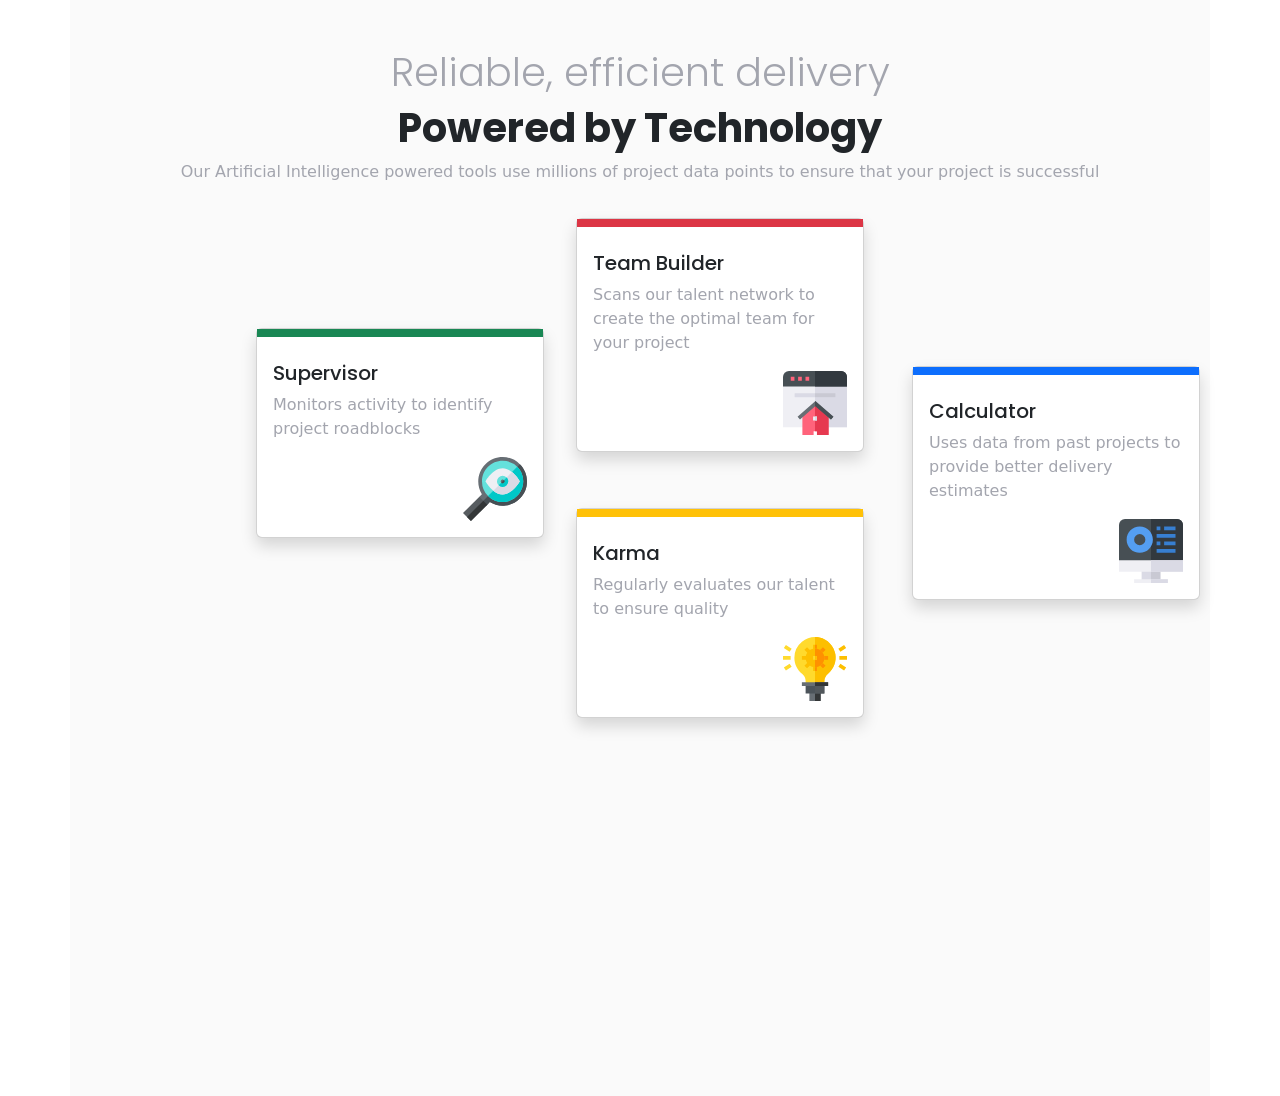
<file: index.html>
<html lang="en">
<head>
    <meta charset="UTF-8">
    <meta http-equiv="X-UA-Compatible" content="IE=edge">
    <meta name="viewport" content="width=device-width, initial-scale=1.0">
    <title>Four Card Feature</title>
    <link rel="stylesheet" href="fourcard.css">
    <link rel="preconnect" href="https://fonts.googleapis.com">
<link rel="preconnect" href="https://fonts.gstatic.com" crossorigin>
<link href="https://fonts.googleapis.com/css2?family=Big+Shoulders+Display:wght@700&family=Poppins:wght@200;400;600&display=swap" rel="stylesheet">
    <!-- CSS only -->
    <link href="https://cdn.jsdelivr.net/npm/bootstrap@5.1.3/dist/css/bootstrap.min.css" rel="stylesheet" integrity="sha384-1BmE4kWBq78iYhFldvKuhfTAU6auU8tT94WrHftjDbrCEXSU1oBoqyl2QvZ6jIW3" crossorigin="anonymous">
</head>
<body>
    <div class="container">
        <h1 class="fw-light">Reliable, efficient delivery</h1>

        <h1 class="fw-bolder">Powered by Technology</h1>
        <p>Our Artificial Intelligence powered tools use millions of project data points to ensure that your project is successful</p>
       
        <div class="cardbox">            
            <div id="card1" class="card shadow  mb-5 bg-body rounded" style="width: 18rem;">
                <div class="p-1 mb-2 bg-success text-white"></div>
                <div  class="card-body" >
                  <h5 class="card-title">Supervisor</h5>
                  <p class="card-text text-start fw-light" >Monitors activity to identify project roadblocks</p>
                  
                  <img src="icon-supervisor.svg" class="rounded float-end" alt="...">
                  
                </div>
              </div>
              <div id="floater" class="vstack gap-2 col-md-2 mx-auto ">
                      <div class="card shadow  mb-5 bg-body rounded" style="width: 18rem;">
                        <div class="p-1 mb-2 bg-danger text-white"></div>
                        <div class="card-body">
                          <h5 class="card-title">Team Builder</h5>
                          <p class="card-text text-start fw-light" >Scans our talent network to create the optimal team for your project</p>
                          
                          <img src="icon-team-builder.svg" class="rounded float-end" alt="...">
                          
                        </div>
                      </div>
                      <div class="card shadow  mb-5 bg-body rounded" id="down" style="width: 18rem;">
                        <div class="p-1 mb-2 bg-warning text-white"></div>
                        <div class="card-body">
                          <h5 class="card-title"> Karma </h5>
                          <p class="card-text text-start fw-light" > Regularly evaluates our talent to ensure quality </p>
                          
                          <img src="icon-karma.svg" class="rounded float-end" alt="...">
                          
                        </div>
                      </div>  
                  </div> 
              <div id="card4" class="card shadow  mb-5 bg-body rounded" style="width: 18rem;">
                <div class="p-1 mb-2 bg-primary text-white"></div>
                <div class="card-body">
                  <h5 class="card-title">Calculator</h5>
                  <p class="card-text text-start fw-light" >Uses data from past projects to provide better delivery estimates</p>
                  
                  <img src="icon-calculator.svg" class="rounded float-end" alt="...">
                  
                </div>
              </div> 
        </div>
    </div>
</body>
</html>
</file>
<file: fourcard.css>
.container{
    padding: 3em;
    background-color: hsl(0, 0%, 98%);
    justify-content: center;
            
    }
    

h1, p{
    text-align: center;
}

.card-text {
   text-align: right;
   
}
h1, h2, h3, h4, h5 {
    
font-family: 'Poppins', sans-serif;
}
p, .fw-light {
    color: hsl(229, 6%, 66%);
}

.cardbox{
    max-width: 768px;
    margin: auto;
    
    
  /* justify-content: center; */
   /* justify-self: center;  */
   
   
}

#card1{
    top: 8em;
}

#floater{
    flex-direction: column;
   margin-left: 20em !important;
   margin-top: -15em;
}

 #card4{
    left: 41em;
    top: -25em;
}
</file>
